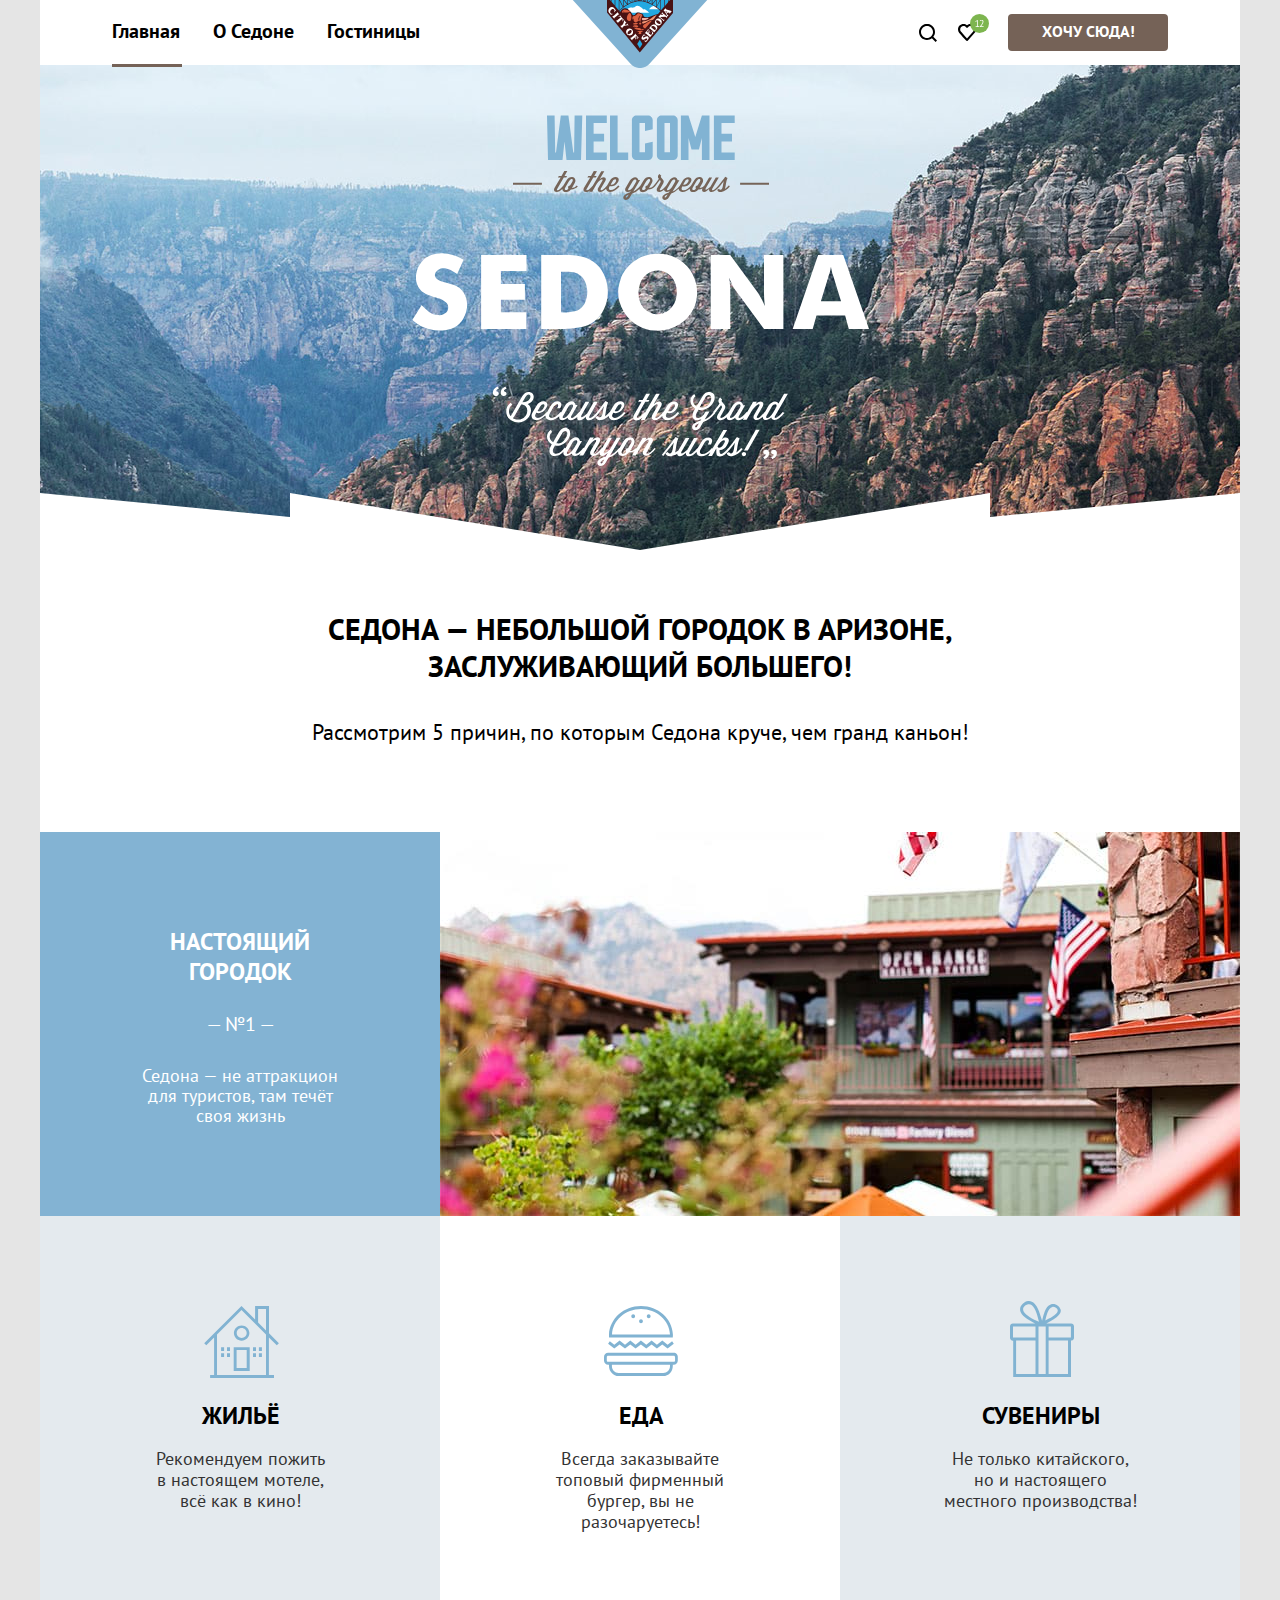
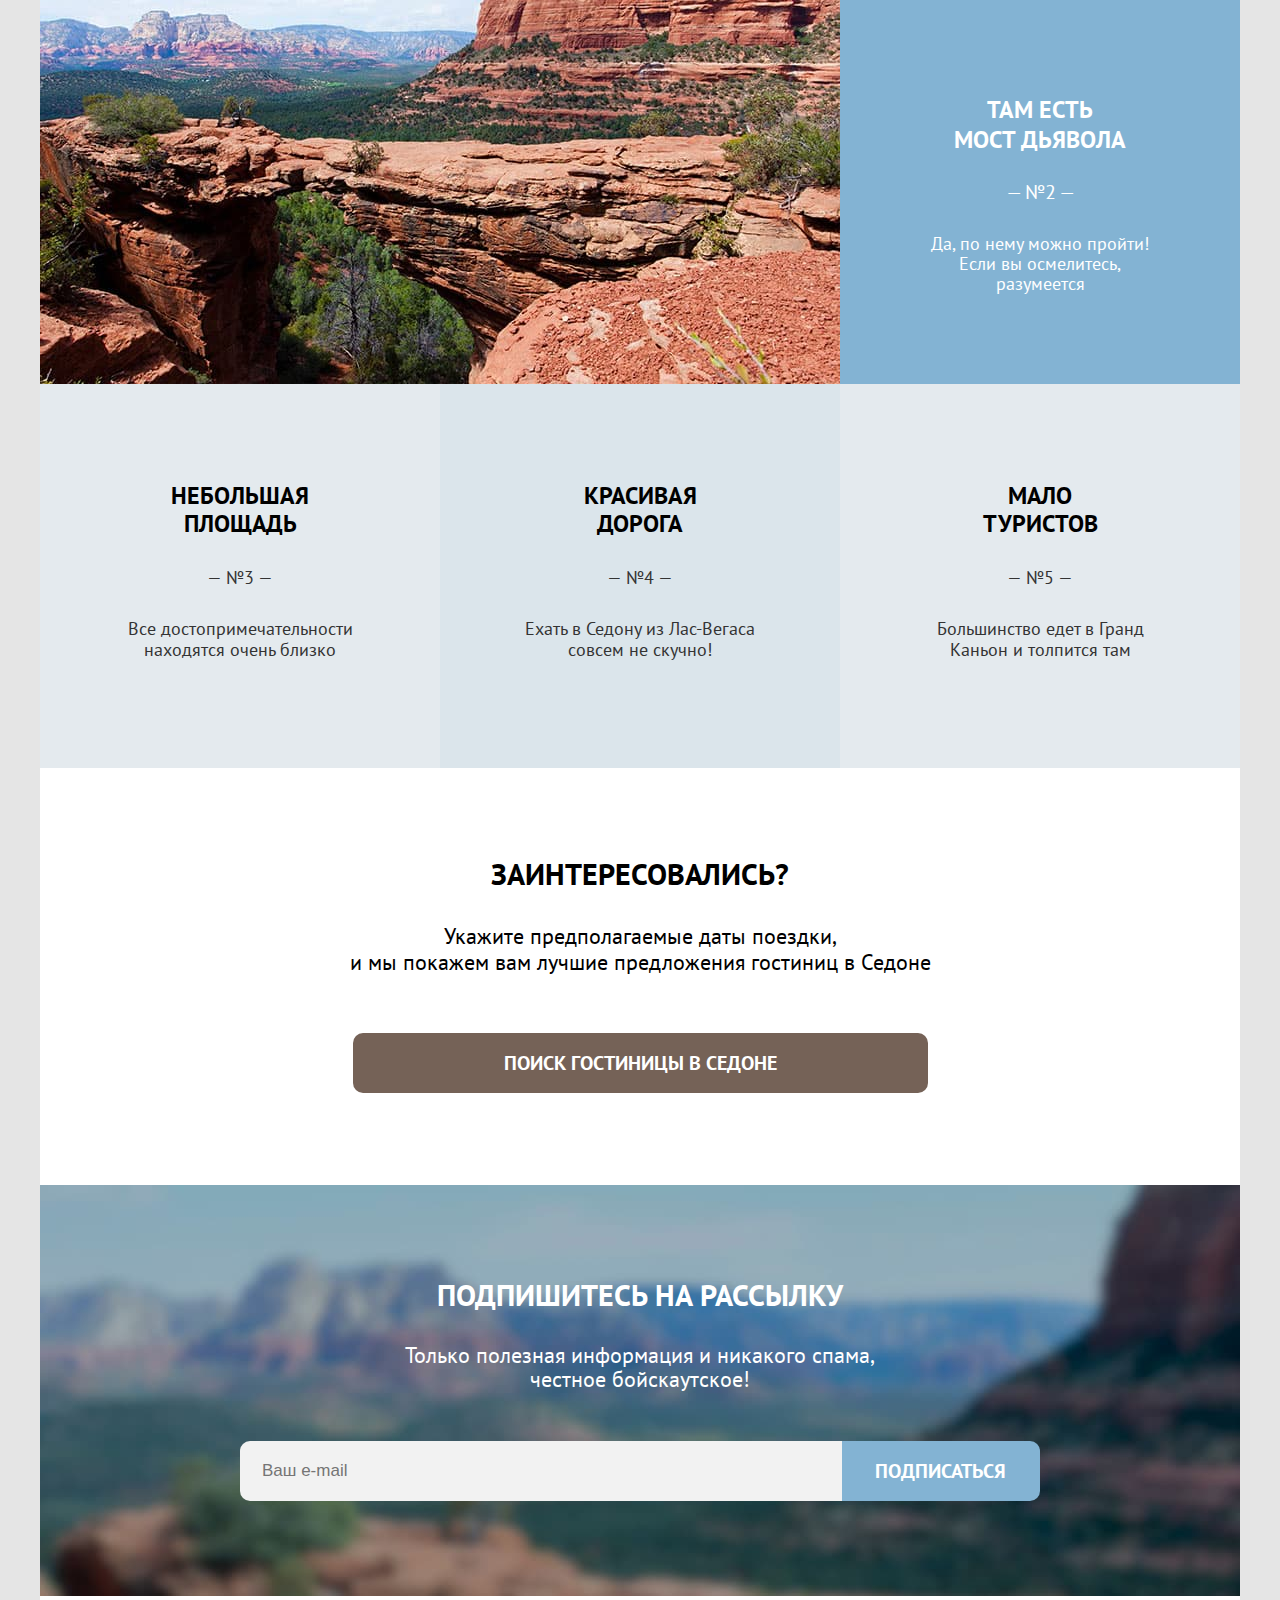
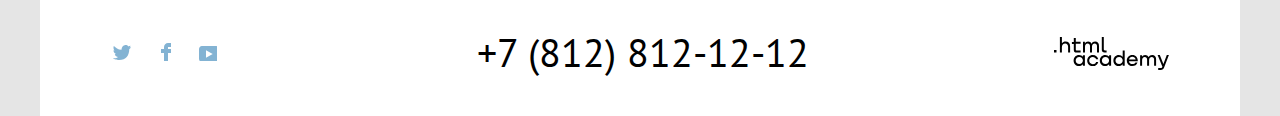
<file: index.html>
<!DOCTYPE html>
<html lang="ru">
  <head>
    <meta charset="utf-8">
    <title>HTML Academy: Седона</title>
    <link rel="stylesheet" href="styles/styles.css">
    <link rel="icon" type="image/png" sizes="32x32" href="favicon.ico">
  </head>
  <body>
    <header class="page-header">
      <div class="page-container">
        <nav class="navigation">
          <ul class="navigation-list">
            <li class="navigation-item">
              <a class="navigation-link current-link-index" name="nav-main" href="index.html">Главная</a>
            </li>
            <li class="navigation-item">
              <a class="navigation-link" name="nav-about-sedona" href="about-sedona.html">О Седоне</a>
            </li>
            <li class="navigation-item">
              <a class="navigation-link link-hotels" name="nav-hotels" href="catalog.html">Гостиницы</a>
            </li>
          </ul>

          <div class="navigation-item-logo">
            <a class="navigation-link-logo" name="nav-logo" href="index.html">
              <img class="navigation-logo" src="img/logo-sedona.svg" width="138" height="70" alt="Логотип.">
            </a>
          </div>

          <ul class="navigation-list navigation-user">
            <li class="navigation-item">
              <a class="navigation-link link-search" name="search" href="#">
                <svg width="18" height="18" fill="none" role="img" aria-label="Значек поиска." xmlns="http://www.w3.org/2000/svg">
                  <path class="svg-search" d="m18 16.5-3.7-3.7c1-1.3 1.7-3 1.7-4.9 0-4.4-3.6-8-8-8S0 3.6 0 8c0 4.4 3.6 8 8 8 1.8 0 3.5-.6 4.9-1.7l3.7 3.7 1.4-1.5ZM8 14c-3.3 0-6-2.7-6-6s2.7-6 6-6 6 2.7 6 6-2.7 6-6 6Z" fill="#000"/>
                </svg>
                <span class="visually-hidden">Поиск.</span>
              </a>
            </li>
            <li class="navigation-item navigation-item-like">
              <a class="navigation-link link-like" name="likes" href="#">
                <svg width="31" height="27" fill="none" role="img" aria-label="Значек сердечко." xmlns="http://www.w3.org/2000/svg">
                  <path class="svg-heart" d="M8.9 27c-.3 0-.6-.1-.8-.4-5.4-6.1-6.7-7.5-7-7.9-.7-.9-1.1-2.1-1.1-3.3 0-3 2.4-5.4 5.5-5.4 1.3 0 2.5.5 3.5 1.3 1-.8 2.3-1.3 3.5-1.3 3 0 5.5 2.4 5.5 5.4 0 1.3-.5 2.5-1.3 3.4l-7 7.9c-.2.2-.4.3-.8.3Zm-6-9.5c.3.4 3.5 4 6.1 6.9l6.2-7c.5-.5.7-1.2.7-2 0-1.8-1.5-3.3-3.3-3.3-1 0-2 .5-2.7 1.3-.3.3-.6.4-.9.4-.3 0-.6-.2-.8-.4-.7-.8-1.7-1.3-2.7-1.3-1.8 0-3.3 1.5-3.3 3.3-.1.9.3 1.6.7 2.1-.1 0-.1 0 0 0Z" fill="#000"/>
                  <path class="svg-heart-circle" d="M31 9.5a9.5 9.5 0 1 1-19 0 9.5 9.5 0 0 1 19 0Z" fill="#7DB54F"/>
                  <path class="svg-heart-opacity" d="M17.63 12.26h1.4V7.42l.1-.59-.4.47-1.1.79-.38-.51 2.2-1.7h.36v6.38h1.37V13h-3.55v-.74Zm7.83-4.67c0 .353-.067.717-.2 1.09a6.562 6.562 0 0 1-.51 1.11c-.207.373-.44.74-.7 1.1-.26.353-.52.69-.78 1.01l-.49.43v.04l.64-.11h2.18V13h-3.98v-.29c.147-.153.323-.343.53-.57a16.081 16.081 0 0 0 1.3-1.63c.22-.313.417-.63.59-.95.18-.32.323-.637.43-.95.107-.313.16-.61.16-.89 0-.327-.093-.597-.28-.81-.187-.22-.47-.33-.85-.33-.253 0-.5.053-.74.16-.24.1-.447.217-.62.35l-.33-.57c.233-.2.51-.357.83-.47.32-.113.663-.17 1.03-.17.287 0 .54.043.76.13.22.08.407.197.56.35.153.153.27.337.35.55.08.207.12.433.12.68Z" fill="#fff"/>
                </svg>
                <span class="visually-hidden">Лайки.</span>
              </a>
              <div class="popover">
                <a class="motel-image" name="desert-motel" href="#"><span class="visually-hidden">Мотель.</span></a>
                <button class="trash-bin-top" type="submit"><span class="visually-hidden">Кнопка удалить.</span></button>
                <a class="apartment-image" name="desert-motel" href="#"><span class="visually-hidden">Апартаменты.</span></a>
                <button class="trash-bin-bottom" type="submit"><span class="visually-hidden">Кнопка удалить.</span></button>
                <button class="button btn-favorites" type="submit"><span>все избранные</span></button>
              </div>
            </li>
            <li class="navigation-item">
              <a class="link-entrance" name="entrance" href="#"><span>Хочу сюда!</span></a>
            </li>
          </ul>
        </nav>
      </div>
    </header>

    <main class="main-container main-index">
      <div class="page-container">
        <section class="index-background-wrapper">
          <div class="index-background">
            <h1 class="visually-hidden">«Sedona».</h1>
            <div class="welcome-image"><span class="visually-hidden">Приветствие Седоны.</span></div>
            <div class="vector-image"><span class="visually-hidden">Нижний вектор декор.</span></div>
          </div>

          <div class="main-text">
            <h2 class="main-comment">Седона — небольшой городок в Аризоне, заслуживающий большего!</h2>
            <p>Рассмотрим 5 причин, по которым Седона круче, чем гранд каньон!</p>
          </div>
        </section>

        <section class="advantages">
          <h2 class="visually-hidden">Преимущества.</h2>
          <section class="advantage-first">
            <aside class="advantage-first-item">
              <h3 class="advantage-title">Настоящий городок</h3>
              <p class="advantage-number">&#8212; №1 &#8212;</p>
              <p class="advantage-description">Седона — не аттракцион для туристов, там течёт своя жизнь</p>
            </aside>
            <img src="img/photo-1.jpg" width="800" height="384" alt="Вид городка.">
          </section>

          <section class="advantage-second">
            <ul class="advantage-list">
              <li class="advantage-item advantage-second-house">
                <div class="icon-house"><span class="visually-hidden">Иконка жилья.</span></div>
                <h3>Жильё</h3>
                <p>Рекомендуем пожить в настоящем мотеле, всё как в кино!</p>
              </li>
              <li class="advantage-item advantage-food-background">
                <div class="icon-food"><span class="visually-hidden">Иконка еды.</span></div>
                <h3>Еда</h3>
                <p class="comment-food">Всегда заказывайте<br>топовый фирменный бургер, вы не разочаруетесь!</p>
              </li>
              <li class="advantage-item advantage-second-souvenir">
                <div class="icon-souvenir"><span class="visually-hidden">Иконка сувенир.</span></div>
                <h3>Сувениры</h3>
                <p>Не только китайского,<br>но и настоящего местного производства!</p>
              </li>
            </ul>
          </section>

          <section class="advantage-third">
            <aside class="advantage-third-item">
              <h3 class="advantage-title advantage-title-bridge">Там есть мост дьявола</h3>
              <p class="advantage-number">&#8212; №2 &#8212;</p>
              <p class="advantage-description">Да, по нему можно пройти! Если вы осмелитесь, разумеется</p>
            </aside>
            <img src="img/photo-2.jpg" width="800" height="384" alt="Вид природы.">
          </section>

          <section class="advantage-forth">
            <ul class="advantage-list">
              <li class="advantage-item advantage-forth-area">
                <h3>Небольшая площадь</h3>
                <p class="advantage-item-number">&#8212; №3 &#8212;</p>
                <p>Все достопримечательности находятся очень близко</p>
              </li>
              <li class="advantage-item advantage-forth-road">
                <h3>Красивая дорога</h3>
                <p class="advantage-item-number">&#8212; №4 &#8212;</p>
                <p class="advantage-item-road">Ехать в Седону из Лас-Вегаса совсем не скучно!</p>
              </li>
              <li class="advantage-item advantage-forth-tourists">
                <h3>Мало туристов</h3>
                <p class="advantage-item-number">&#8212; №5 &#8212;</p>
                <p>Большинство едет в Гранд Каньон и толпится там</p>
              </li>
            </ul>
          </section>
        </section>

        <section class="modal-search">
          <h2>Заинтересовались?</h2>
          <p>Укажите предполагаемые даты поездки,<br> и мы покажем вам лучшие предложения гостиниц в Седоне</p>
          <button id="myBtn" class="button button-modal btn" type="button" name="search-open"><span>Поиск гостиницы в Седоне</span></button>
        </section>

        <section class="subscription">
          <div class="subscription-item">
            <h3>Подпишитесь на рассылку</h3>
            <p>Только полезная информация и никакого спама, честное бойскаутское!</p>
            <form action="https://echo.htmlacademy.ru" class="page-subscription">
              <label for="subcription-email"></label>
              <input class="page-subscription-input" type="email" id="subcription-email" name="subscribe" placeholder="Ваш e-mail">
              <button class="button button-subscription" type="submit"><span>Подписаться</span></button>
            </form>
          </div>
          <img src="img/footer-background.jpg" width="1200" height="411" alt="Картинка «Sedona»">
        </section>
      </div>
    </main>

    <footer class="page-footer">
      <div class="page-container">
        <section class="footer-section">
          <ul class="page-footer-socials">
            <li>
              <a class="social-button-twitter social-btn" name="social-btn-tw" href="https://twitter.com/htmlacademy_ru">
                <svg width="18" height="15" fill="none" role="img" aria-label="Значок Твиттера." xmlns="http://www.w3.org/2000/svg">
                  <g clip-path="url(#a)">
                    <path class="social-button" d="M11.6.2c1.8-.5 3.2.3 3.8 1.2.7-.2 1.4-.5 2.1-.7 0 .9-.6 1.5-.9 1.8.7.1 1.4-.6 1.4-.6-.2 1-1.1 1.8-1.7 2C16.1 10.7 13 15.1 5.7 15h-.5c-.4 0-4.4-.5-5.2-1.9 2.4.2 4.1-.4 5-1.2-1-.3-2.9-.4-3.2-2.9.4.1.6.2 1.3.1C1.8 8.3.4 7.5.5 5.3c.3.3 1.1.5 1.4.5C1.1 5.6-.2 2.5.9.9c1.9 1.9 4 3.6 7.6 3.8C8.7 2.3 9.7.8 11.6.2Z" fill="#83B3D3"/>
                  </g><defs><clipPath id="a"><path fill="#fff" d="M0 0h18v15H0z"/></clipPath></defs>
                </svg>
                <span class="visually-hidden">twitter.</span>
              </a>
            </li>
            <li>
              <a class="social-button-facebook social-btn" name="social-btn-fb" href="https://www.facebook.com/htmlacademy">
                <svg width="10" height="18" fill="none" role="img" aria-label="Значок Фейсбука." xmlns="http://www.w3.org/2000/svg">
                  <path class="social-button" d="M7 0C4.8 0 3 1.8 3 4v2H0v4h3v8h4v-8h3V6H7V4h3V0H7Z" fill="#83B3D3"/>
                </svg>
                <span class="visually-hidden">facebook.</span>
              </a>
            </li>
            <li>
              <a class="social-button-youtube social-btn" name="social-btn-yt" href="https://www.youtube.com/c/HTMLAcademyRUS">
                <svg width="20" height="16" fill="none" role="img" aria-label="Значок Ютуба." xmlns="http://www.w3.org/2000/svg">
                  <g clip-path="url(#a)">
                    <path class="social-button" d="M17 0H2.9C1.2 0 0 1.5 0 3.2v9.5C0 14.5 1.2 16 2.9 16h14.3c1.5 0 2.9-1.5 2.9-3.2V3.2C19.9 1.5 18.7 0 17 0ZM7 11.8V4.2L13.7 8 7 11.8Z" fill="#83B3D3"/>
                  </g><defs><clipPath><path fill="#fff" d="M0 0h20v16H0z"/></clipPath></defs>
                </svg>
                <span class="visually-hidden">youtube.</span>
              </a>
            </li>
          </ul>
          <div>
            <a class="page-footer-telephone" name="page-telephone" href="tel:+7(812)-12-12">+7 (812) 812-12-12</a>
          </div>
          <div class="footer-copyright">
            <a class="copyright-link"  name="copyright" href="https://htmlacademy.ru/">
              <svg class="copyright-link-svg" width="115" height="34" fill="none" role="img" aria-label="Лейбл html-academy." xmlns="http://www.w3.org/2000/svg">
                <path class="copyright-link-path" d="M0 12.9v2.6h2.5v-2.6H0ZM11.6 4.5c-1.6 0-2.8.7-3.6 1.7h-.1V0h-2v15.5h2v-5.3c0-2.1 1.3-3.6 3.3-3.6 1.8 0 2.9 1.4 2.9 3.2v5.7h2V9.4c.1-3-1.8-4.9-4.5-4.9ZM26.6 4.8h-4.8V1.1h-2v3.8h-1.9v2h1.9v6c0 1.7 1 2.7 2.7 2.7h4.1v-2h-3.7c-.7 0-1.1-.4-1.1-1.1V6.8h4.8v-2ZM41.1 4.6c-1.6 0-2.9.8-3.5 2.1h-.1c-.6-1.2-1.8-2.1-3.4-2.1-1.4 0-2.5.8-3.1 1.8h-.1V4.8H29v10.6h2V10c0-2 1-3.5 2.6-3.5 1.5 0 2.4 1 2.4 2.6v6.3h2V9.8c0-2.4 1.4-3.3 2.6-3.3 1.5 0 2.4 1 2.4 2.6v6.3h2V8.9c.1-2.5-1.4-4.3-3.9-4.3ZM47.8 12.7c0 1.7 1 2.7 2.8 2.7h2v-2h-1.7c-.7 0-1.1-.4-1.1-1.1V0h-2v12.7ZM28.9 19.7c-.9-1.1-2.2-1.8-3.9-1.8-3.1 0-5.4 2.3-5.4 5.6s2.3 5.6 5.4 5.6c1.8 0 3-.8 3.8-1.9h.1v1.6h2V18.2h-2v1.5Zm-3.6 7.4c-2.2 0-3.6-1.6-3.6-3.6s1.4-3.6 3.6-3.6 3.6 1.6 3.6 3.6c0 1.9-1.4 3.6-3.6 3.6ZM44.2 22c-.5-2.4-2.6-4.1-5.4-4.1-3.4 0-5.6 2.5-5.6 5.6 0 3.1 2.2 5.6 5.6 5.6 2.8 0 4.9-1.8 5.4-4.2h-2.1c-.4 1.3-1.7 2.3-3.3 2.3-2.2 0-3.6-1.6-3.6-3.6s1.4-3.6 3.6-3.6c1.6 0 2.8 1 3.3 2.2h2.1V22ZM55.1 19.7c-.9-1.1-2.2-1.8-3.9-1.8-3.1 0-5.4 2.3-5.4 5.6s2.3 5.6 5.4 5.6c1.8 0 3-.8 3.8-1.9h.1v1.6h2V18.2h-2v1.5Zm-3.6 7.4c-2.2 0-3.6-1.6-3.6-3.6s1.4-3.6 3.6-3.6 3.6 1.6 3.6 3.6c0 1.9-1.5 3.6-3.6 3.6ZM68.7 19.8c-.9-1.1-2.2-1.9-3.9-1.9-3.1 0-5.4 2.3-5.4 5.6s2.2 5.6 5.4 5.6c1.7 0 3-.8 3.8-1.8h.1v1.5h2V13.4h-2v6.4Zm-3.6 7.3c-2.2 0-3.6-1.6-3.6-3.6s1.4-3.6 3.6-3.6 3.6 1.6 3.6 3.6c-.1 2-1.5 3.6-3.6 3.6ZM78.3 17.9c-3.3 0-5.5 2.5-5.5 5.6 0 3 2.1 5.6 5.5 5.6 2.5 0 4.5-1.3 5.2-3.6h-2.1c-.5 1-1.6 1.6-3 1.6-1.9 0-3.3-1.3-3.4-2.9h8.8c.2-3.6-2-6.3-5.5-6.3Zm0 1.9c1.7 0 3 1 3.3 2.6h-6.5c.3-1.5 1.5-2.6 3.2-2.6ZM98.2 17.9c-1.6 0-2.9.8-3.6 2h-.1c-.6-1.2-1.8-2-3.4-2-1.4 0-2.5.7-3.1 1.8v-1.5h-1.9v10.6h2v-5.4c0-2 1-3.4 2.6-3.5 1.5 0 2.4 1 2.4 2.6v6.3h2v-5.6c0-2.4 1.4-3.3 2.6-3.3 1.5 0 2.4 1 2.4 2.6v6.3h2v-6.5c.1-2.6-1.4-4.4-3.9-4.4ZM109.4 27l-3.6-8.9h-2.2l4.8 11.6c-.3.9-.7 1.2-1.7 1.2h-2.5v2h2.5c1.8 0 2.8-.8 3.5-2.6l4.7-12.2h-2.1l-3.4 8.9Z" fill="#000"/>
              </svg>
            </a>
          </div>
        </section>
      </div>
    </footer>

    <div id="myModal" class="modal-container">
      <div class="modal">
        <button class="modal-close-button">
          <svg width="53" height="53" fill="none" aria-label="Модульное окно." xmlns="http://www.w3.org/2000/svg">
            <circle cx="26.5" cy="26.5" r="26.5" fill="#F2F2F2"/>
            <path d="M33 21.2 31.8 20l-5.3 5.3-5.3-5.3-1.2 1.2 5.3 5.3-5.3 5.3 1.2 1.2 5.3-5.3 5.3 5.3 1.2-1.2-5.3-5.3 5.3-5.3Z" fill="#000"/>
          </svg>
          <span class="visually-hidden">Закрыть.</span>
        </button>
        <section class="modal-content">
          <h2 class="modal-title">поиск гостиницы в седоне</h2>
          <form class="auth-form" action="https://echo.htmlacademy.ru/" method="post">

            <p class="field-group">
              <label for="enter">Дата заезда:</label>
              <input class="form-field-first field" type="text" id="enter" name="enter" value="27 апреля 2020">
              <span>Мы не можем отправить вас в прошлое.</span>
            </p>

            <p class="field-group">
              <label for="exit">Дата выезда:</label>
              <input class="form-field-second field" type="text" id="exit" name="exit" value="1 сентября 2021">
              <span class="field-info-second">На эти даты есть свободные номера. Пока есть.</span>
            </p>

            <div class="field-pagination">
              <p class="field-pagination-adult adult-field">
                <label for="adult-quantity">Взрослые:</label>
                <input class="button-pagination button-prev" type="button" name="adult" value="&#x2212;">
                <input class="button-pagination count-adults" type="button" id="adult-quantity" name="adult" value="2">
                <input class="button-pagination button-next" type="button" name="adult" value="+">
              </p>

              <p class="field-pagination-children">
                <label for="children-quantity">Дети:</label>
                <input class="button-pagination button-prev" type="button" name="children" value="&#x2212;">
                <input class="button-pagination count-children" type="button" id="children-quantity" name="children" value="1">
                <input class="button-pagination button-next" type="button" name="children" value="+">
              </p>
            </div>
          </form>
        </section>
      </div>
    </div>
    <script src="js/script.js"></script>
  </body>
</html>
</file>
<file: styles/styles.css>
@font-face {
  font-family: "PT Sans";
  font-style: normal;
  font-weight: 400;
  src: url("../fonts/ptsans-400.woff") format("woff");
  font-display: swap;
}

@font-face {
  font-family: "PT Sans";
  font-style: normal;
  font-weight: 700;
  src: url("../fonts/ptsans-700.woff") format("woff");
  font-display: swap;
}

@font-face {
  font-family: "PT Sans";
  font-style: normal;
  font-weight: 400;
  src: url("../fonts/ptsans-400.woff2") format("woff2");
}

@font-face {
  font-family: "PT Sans";
  font-style: normal;
  font-weight: 700;
  src: url("../fonts/ptsans-700.woff2") format("woff2");
  font-display: swap;
}

/* PT Sans Narrow */
@font-face {
  font-family: "PT Sans Narrow";
  font-style: normal;
  font-weight: 400;
  src: url("../fonts/PTSansNarrow-400.woff") format("woff");
  font-display: swap;
}

@font-face {
  font-family: "PT Sans Narrow";
  font-style: normal;
  font-weight: 700;
  src: url("../fonts/PTSansNarrow-700.woff") format("woff");
  font-display: swap;
}

html {
  height: 100%;
  box-sizing: border-box;
}

body {
  display: flex;
  flex-direction: column;
  margin: 0 auto;
  min-height: 100%;
  font-family: "PT Sans", sans-serif;
  font-size: 16px;
  line-height: 24px;
  color: #000000;
  background-color: #f2f2f2;
}

.button {
  font-family: inherit;
  font-size: 16px;
  line-height: 16px;
  font-weight: 700;
  text-align: center;
  color: #ffffff;
  text-decoration: none;
  text-transform: uppercase;
}

.page-container {
  width: 1200px;
  margin: 0 auto;
  background-color: #F2F2F2;
}

.visually-hidden {
  display: none;
  position: absolute;
  width: 1px;
  height: 1px;
  margin: -1px;
  padding: 0;
  border: 0;
  clip: rect(0 0 0 0);
  overflow: hidden;
}

/*header*/

.page-header {
  width: 1280px;
  margin-left: 40px;
  margin-right: 40px;
  margin: 0 auto;
  background-color: #E5E5E5;
}

.navigation {
  display: flex;
  justify-content: space-around;
  align-items: center;
  position: relative;
  width: 1200px;
  height: 65px;
  margin: 0 auto;
  padding: 0;
  background-color: #ffffff;
}

.navigation-list {
  display: flex;
  justify-content: space-between;
  align-items: center;
  width: 315px;
  margin: 0;
  padding: 0;
  list-style-type: none;
}

.navigation-item {
  margin: 0;
  padding: 0;
}

.navigation-link {
  display: flex;
  height: 30px;
  margin: 0;
  padding: 0;
  font-family: "PT Sans", sans-serif;
  font-size: 20px;
  font-weight: 700;
  line-height: 27px;
  color: #000000;
  background-color: #ffffff;
  text-decoration: none;
  text-transform: capitalize;
}

.navigation-list .navigation-link:hover {
  color: #756257;
}

.navigation-list .navigation-link:focus {
  color: #756257;
  outline: 3px solid #83B3D3;
  border-radius: 10px;
}

.navigation-list .navigation-link:active {
  color: #756257;
  opacity: 30%;
  outline: none;
}

.current-link-index::after {
  content: "";
  display: block;
  position: absolute;
  top: 64px;
  left: 72px;
  width: 70px;
  height: 3px;
  background-color: #756257;
  background-image: url("../img/indicator-line.png");
  background-repeat: no-repeat;
  z-index: 1;
}

.current-link-index:active::after {
  opacity: 0;
}

.link-hotels {
  position: relative;
  margin-right: 7px;
}

.navigation-item-logo {
  z-index: 1;
}

.navigation-link-logo {
  display: flex;
  align-items: center;
}

.navigation-list.navigation-user {
  display: flex;
  width: 315px;
  height: 40px;
  margin: 0;
  padding: 0;
  box-sizing: border-box;
  position: relative;
}

.link-search {
  position: absolute;
  top: 1px;
  left: 55px;
  width: 37px;
  height: 35px;
}

.link-search svg {
  position: absolute;
  top: 10px;
  left: 11px;
}

.link-like {
  position: absolute;
  top: 1px;
  left: 97px;
  width: 37px;
  height: 35px;
}

.link-like svg {
  position: absolute;
  top: 0px;
  left: 8px;
  z-index: 1;
}

.link-search:hover .svg-search,
.link-like:hover .svg-heart,
.link-search:focus .svg-search,
.link-like:focus .svg-heart {
  fill: #756257;
}

.link-like:hover .svg-heart-opacity {
  opacity: 80%;
}

.navigation-user .link-search:focus,
.navigation-user .link-like:focus {
  outline: 3px solid #83B3D3;
  border-radius: 10px;
}

.navigation-user .link-search:active,
.navigation-user .link-like:active {
  opacity: 30%;
  outline: none;
}

.popover::before {
  content: "";
  position: absolute;
  top: -9px;
  left: 99px;
  width: 200px;
  height: 9px;
  background-image: url("../img/pyramid.png");
  background-repeat: no-repeat;
  background-position: 50% 50%;
}

.navigation-item-like .popover {
  display: none;
  position: absolute;
  top: 50px;
  right: 0px;
  width: 400px;
  height: 235px;
  background-color: #ffffff;
  outline: 1px solid #E5E5E5;
  border-top-left-radius: 20px;
  border-top-right-radius: 20px;
  z-index: 1;
}

.navigation-item-like:hover .popover {
  display: block;
}

.motel-image {
  display: flex;
  justify-content: space-around;
  position: absolute;
  top: 40px;
  left: 30px;
  width: 195px;
  height: 60px;
  background-image: url("../img/motel-1.png");
  background-repeat: no-repeat;
  background-position: 0 50%;
}

.apartment-image {
  display: flex;
  justify-content: space-around;
  position: absolute;
  top: 110px;
  left: 30px;
  width: 225px;
  height: 60px;
  background-image: url("../img/apartment-2.png");
  background-repeat: no-repeat;
  background-position: 0 50%;
}

.motel-image:hover,
.apartment-image:hover {
  opacity: 60%;
}

.motel-image:focus,
.apartment-image:focus {
  opacity: 1;
  border-radius: 10px;
  outline: 3px solid #83B3D3;
}

.motel-image:active,
.apartment-image:active {
  opacity: 30%;
  outline: none;
}

.trash-bin-top {
  position: absolute;
  top: 50px;
  right: 30px;
  width: 16px;
  height: 16px;
  border: none;
  box-sizing: border-box;
  background-image: url("../img/trash-bin-top.png");
  background-repeat: no-repeat;
  background-position: 50% 50%;
  background-color: #FFFFFF;
  opacity: 80%;
}

.trash-bin-bottom {
  display: block;
  position: absolute;
  top: 120px;
  right: 30px;
  width: 16px;
  height: 16px;
  border: none;
  box-sizing: border-box;
  background-image: url("../img/trash-bin-bottom.png");
  background-repeat: no-repeat;;
  background-position: 50% 50%;
  background-color: #FFFFFF;
  opacity: 80%;
}

.trash-bin-top:hover,
.trash-bin-bottom:hover {
  opacity: 1;
}

.trash-bin-top:focus,
.trash-bin-bottom:focus {
  display: block;
  opacity: 1;
  border-radius: 10px;
  outline: 3px solid #83B3D3;
  width: 36px;
  height: 36px;
}

.trash-bin-top:active,
.trash-bin-bottom:active {
  opacity: 30%;
  outline: none;
}

.btn-favorites {
  position: absolute;
  top: 181px;
  left: 0px;
  width: 400px;
  height: 60px;
  box-sizing: border-box;
  color: #ffffff;
  font-family: "PT Sans", sans-serif;
  font-style: normal;
  font-size: 16px;
  font-weight: 700;
  background-color: #756257;
  border: none;
  border-bottom-left-radius: 10px;
  border-bottom-right-radius: 10px;
}

.btn-favorites:hover {
  background-color: #615048;
}

.btn-favorites:focus {
  outline: 3px solid #83B3D3;
  border-bottom-left-radius: 10px;
  border-bottom-right-radius: 10px;
}

.btn-favorites:active {
  outline: none;
}

.btn-favorites span:active {
  opacity: 30%;
}

.link-entrance {
  display: block;
  width: 160px;
  height: 37px;
  font-size: 16px;
  font-weight: 700;
  color: #ffffff;
  background-color: #756257;
  line-height: 35px;
  text-align: center;
  text-transform: uppercase;
  text-decoration: none;
  border: none;
  border-radius: 4px;
}

.link-entrance:hover {
  background-color: #615048;
}

.link-entrance:focus {
  outline: 3px solid #83B3D3;
  border-radius: 10px;
}

.link-entrance:active {
  outline: none;
}

.link-entrance span:active {
  opacity: 30%;
}

/*main-index*/

.main-index {
  width: 1280px;
  margin-left: 40px;
  margin-right: 40px;
  margin: 0 auto;
  background-color: #E5E5E5;
}

.main-container {
  flex-grow: 1;
}

.index-background-wrapper{
  width: 1200px;
  height: 767px;
  background-color: #ffffff;
}

.index-background {
  display: block;
  width: 1200px;
  height: 485px;
  position: relative;
  background-image: url("../img/index-background.png");
  z-index: 0;
}

.welcome-image {
  position: absolute;
  top: 50px;
  left: 372px;
  width: 458px;
  height: 352px;
  background-image: url("../img/welcome.svg");
  background-repeat: no-repeat;
  background-position: 50% 50%;
  background-size: 458px;
  text-align: center;
}

.vector-image {
  display: block;
  position: absolute;
  top: 428px;
  width: 1200px;
  min-height: 57px;
  margin: 0 auto;
  background-image: url("../img/divider.svg");
  background-repeat: no-repeat;
}

.main-text {
  width: 1200px;
  height: 182px;
  text-align: center;
  background-color: #ffffff;
}

.main-comment {
  width: 720px;
  height: 70px;
  margin: 0 auto;
  margin-top: 60px;
  font-family: "PT Sans", sans-serif;
  font-style: normal;
  font-size: 30px;
  font-weight: 700;
  line-height: 37px;
  text-transform: uppercase;
}

.main-text p {
  width: 720px;
  height: 37px;
  margin: 0 auto;
  margin-top: 40px;
  font-family: "PT Sans", sans-serif;
  font-style: normal;
  font-size: 22px;
  font-weight: 400;
}

.advantage-first {
  display: flex;
  justify-content: center;
}

.advantage-first-item,
.advantage-third-item {
  width: 400px;
  height: 384px;
  text-align: center;
  background-color: #83B3D3;
}

.advantage-title {
  display: block;
  width: 200px;
  margin: 0 auto;
  margin-top: 95px;
  color: #ffffff;
  font-family: "PT Sans", sans-serif;
  font-style: normal;
  font-size: 24px;
  font-weight: 700;
  line-height: 30px;
  text-transform: uppercase;
}

.advantage-number {
  margin-top: 25px;
  color: #ffffff;
  font-family: "PT Sans", sans-serif;
  font-style: normal;
  font-size: 20px;
  font-weight: 400;
}

.advantage-description {
  width: 220px;
  margin: 0 auto;
  margin-top: 30px;
  color: #ffffff;
  font-size: 18px;
  line-height: 20px;
}

.advantage-list {
  display: flex;
  justify-content: space-between;
  margin: 0;
  padding: 0;
  list-style: none;
}

.advantage-item {
  width: 400px;
  height: 384px;
  text-align: center;
  position: relative;
}

.icon-house {
  position: absolute;
  top: 90px;
  left: 164px;
  width: 75px;
  height: 72px;
  background-image: url("../img/icon-1.svg");
  background-repeat: no-repeat;
  background-position: 50% 50%;
}

.icon-food {
  position: absolute;
  top: 90px;
  left: 164px;
  width: 74px;
  height: 70px;
  background-image: url("../img/icon-2.svg");
  background-repeat: no-repeat;
  background-position: 50% 50%;
}

.icon-souvenir {
  position: absolute;
  top: 85px;
  left: 170px;
  width: 64px;
  height: 76px;
  background-image: url("../img/icon-3.svg");
  background-repeat: no-repeat;
  background-position: 50% 50%;
}

.advantage-second-house,
.advantage-second-souvenir {
  background-color: rgba(131, 179, 211, 0.12);
}

.advantage-food-background {
  background-color: #ffffff;
}

.advantage-item h3 {
  font-size: 24px;
  text-transform: uppercase;
  margin-top: 188px;
  margin-bottom: 20px;
  margin-left: 2px;
}

.advantage-item p {
  width: 180px;
  height: 73px;
  margin: 0 auto;
  margin-bottom: 20px;
  color: #333333;
  font-family: "PT Sans", sans-serif;
  font-style: normal;
  font-size: 18px;
  font-weight: 400;
  line-height: 21px;
}

.advantage-second-house p {
  line-height: 21px;
}
.advantage-food-background p {
  width: 227px;
}

.advantage-second-souvenir p {
  width: 210px;
}

.advantage-third {
  display: flex;
  flex-direction: row-reverse;
  justify-content: center;
}

.advantage-title-bridge {
  width: 172px;
}

.advantage-forth-area,
.advantage-forth-tourists {
  display: flex;
  flex-direction: column;
  align-items: center;
  background-color: rgba(131, 179, 211, 0.12);
}

.advantage-forth-area h3,
.advantage-forth-road h3,
.advantage-forth-tourists h3 {
  width: 170px;
  height: 50px;
  line-height: 28px;
  margin: 98px 0 35px 0;
}

.advantage-item .advantage-item-number {
  width: 100px;
  height: 30px;
  margin-bottom: 21px;
}

.advantage-forth-area p,
.advantage-forth-tourists p {
  display: block;
  width: 250px;
  height: 40px;
  font-size: 18px;
}

.advantage-forth-road {
  display: flex;
  flex-direction: column;
  align-items: center;
  background-color: rgba(131, 179, 211, 0.2);
}

.advantage-forth-road .advantage-item-road {
  width: 250px;
  height: 73px;
}

.modal-search {
  display: flex;
  flex-direction: column;
  align-items: center;
  width: 1200px;
  height: 417px;
  text-align: center;
  background-color: #ffffff;
}

.modal-search h2 {
  width: 720px;
  height: 30px;
  margin: 94px 0 9px 0;
  font-family: "PT Sans", sans-serif;
  font-style: normal;
  font-size: 30px;
  font-weight: 700;
  text-transform: uppercase;
}

.modal-search p {
  width: 600px;
  height: 60px;
  margin-bottom: 50px;
  font-family: "PT Sans", sans-serif;
  font-style: normal;
  font-size: 22px;
  font-weight: 400;
  line-height: 26px;
}

.button-modal {
  display: block;
  width: 575px;
  height: 60px;
  color: #ffffff;
  font-family: "PT Sans", sans-serif;
  font-style: normal;
  font-size: 20px;
  font-weight: 700;
  background-color: #756257;
  border: none;
  border-radius: 10px;
}

.button-modal:hover {
  background-color: #615048;
}

.button-modal:focus {
  outline: 3px solid #83B3D3;
  border-radius: 10px;
}

.button-modal:active {
  outline: none;
}

.button-modal span:active {
  opacity: 30%;
}

.subscription {
  display: block;
  width: 1200px;
  height: 411px;
  position: relative;
}

.subscription-item {
  display: flex;
  flex-direction: column;
  justify-content: space-between;
  width: 800px;
  position: absolute;
  left: 200px;
  text-align: center;
  margin-top: 98px;
}

.subscription-item h3 {
  width: 700px;
  height: 30px;
  margin: 0 auto 30px auto;
  color: #ffffff;
  font-size: 30px;
  font-family: "PT Sans", sans-serif;
  font-style: normal;
  font-size: 30px;
  font-weight: 700;
  text-transform: uppercase;
}

.subscription-item p {
  width: 520px;
  height: 50px;
  color: #ffffff;
  margin: 0 auto 48px auto;
  font-size: 22px;

}

.page-subscription {
  display: flex;
}

.page-subscription-input {
  width: 600px;
  height: 58px;
  background-color: #F2F2F2;
  border: none;
  border-radius: 10px 0 0 10px;
}

.page-subscription-input:hover {
  background-color: #E5E5E5;
}

.page-subscription-input:focus {
  outline: 3px solid #83B3D3;
}

.page-subscription-input:active {
  outline: 2px solid #000000;
  z-index: 1;
}

.page-subscription-input:invalid {
  outline: 2px solid #FF5757;
}

.page-subscription-input::placeholder {
  padding-left: 20px;
  font-size: 17px;
}

.button-subscription {
  width: 199px;
  height: 60px;
  font-family: "PT Sans", sans-serif;
  font-style: normal;
  font-size: 20px;
  font-weight: 700;
  text-transform: uppercase;
  background-color: #83B3D3;
  border: none;
  border-radius: 0 10px 10px 0;
}

.button-subscription:hover {
  background-color: #68A2CA;
}

.button-subscription:focus {
  outline: 3px solid #756257;
}

.button-subscription:active {
  outline: none;
}

.button-subscription span:active {
  opacity: 30%;
}

/*footer*/

.page-footer {
  width: 1280px;
  margin-left: 40px;
  margin-right: 40px;
  margin: 0 auto;
  background-color: #E5E5E5;
}

.footer-section {
  display: flex;
  justify-content: space-between;
  align-items: center;
  width: 1200px;
  height: 120px;
  margin: 0;
  padding: 0;
  background-color: #ffffff;
}

.page-footer-socials {
  display: flex;
  justify-content: space-between;
  width: 120px;
  height: 38px;
  margin: 0;
  padding: 0;
  margin-left: 67px;
  list-style-type: none;
}

.social-button-twitter,
.social-button-facebook {
  display: block;
}

.social-button-youtube {
  display: block;
  margin: 2px 3px 0 0;
}

.social-button:hover {
  fill: #68A2CA;
}

.social-btn {
  display: flex;
  justify-content: center;
  align-items: center;
  width: 30px;
  height: 30px;
}

.social-btn:focus {
  outline: 3px solid #83B3D3;
  border-radius: 10px;
}

.social-btn:active {
  opacity: 30%;
  outline: none;
}

.page-footer-telephone {
  display: block;
  width: 350px;
  height: 50px;
  margin-left: 20px;
  padding: 18px 0 0 22px;
  font-size: 40px;
  color: #000000;
  text-decoration: none;
}

.page-footer-telephone:hover {
  color: #756257;
}

.page-footer-telephone:focus {
  outline: 3px solid #83B3D3;
  border-radius: 10px;
  color: #756257;
}

.page-footer-telephone:active {
  opacity: 30%;
  outline: none;
}

.footer-copyright {
  margin-right: 56px;
}

.copyright-link {
  display: block;
  width: 130px;
  height: 48px;
  padding: 10px 0 0 20px;
}

.copyright-link:hover .copyright-link-path {
  fill: #756257;
}

.copyright-link:focus {
  fill: #756257;
  outline: 3px solid #83B3D3;
  border-radius: 10px;
}

.copyright-link:active {
  opacity: 30%;
  outline: none;
}

.modal-container {
  display: none;
  position: fixed;
  top: 0px;
  left: 330px;
  margin: 0 auto ;
  background-color: #ffffff;
  border: none;
  border-radius: 30px;
  z-index: 1;
  overflow: auto;
}

.modal {
  width: 715px;
  height: 561px;
  position: relative;
  margin: auto;
}

.modal-close-button {
  position: absolute;
  padding: 0;
  top: -5px;
  right: 74px;
  width: 53px;
  height: 53px;
  border: none;
  background-image: url("..img/close.png");
  background-repeat: no-repeat;
  background-position: center;
  border-radius: 50%;
  cursor: pointer;
}

.modal-close-button:hover {
  background-color: #E5E5E5;
}

.modal-close-button:focus {
  background-color: #E5E5E5;
  outline: 3px solid #83B3D3;
}

.modal-close-button:active {
  background-color: #E5E5E5;
  outline: none;
  opacity: 70%;
}

.modal-content {
  width: 575px;
  margin: 62px 0 0 68px;
}

.modal-title {
  width: 499px;
  height: 67px;
  margin: 0 0 32px 0;
  font-family: "PT Sans Narrow", sans-serif;
  font-style: normal;
  font-size: 30px;
  line-height: 35px;
  font-weight: 700;
  color: #000000;
  text-transform: uppercase;
}

.field-group label,
.field-pagination-adult label,
.field-pagination-children label {
  width: 155px;
  height: 50px;
  font-family: "PT Sans", sans-serif;
  font-style: normal;
  font-size: 18px;
  font-weight: 700;
}

.field {
  display: inline;
  width: 420px;
  height: 50px;
  padding-left: 15px;
  font-family: "PT Sans", sans-serif;
  font-style: normal;
  font-size: 18px;
  font-weight: 700;
  color: #000000;
  background-color: #F2F2F2;
  border: none;
  border-radius: 4px;
}

.field:hover {
  background-color: #E5E5E5;
}

.field:focus {
  outline: 3px solid #83B3D3;
}

.field:active {
  outline: 2px solid #000000;
}

.form-field-first {
  margin: 0 0 0 30px;
}

.field-group::before {
  content: "";
  position: absolute;
  top: 120px;
  right: 95px;
  width: 15px;
  height: 15px;
  border: none;
  background-image: url("../img/date.png");
  background-repeat: no-repeat;
  background-position: center;
  cursor: pointer;
}

.field-group::after {
  content: "";
  position: absolute;
  top: 215px;
  right: 95px;
  width: 15px;
  height: 15px;
  border: none;
  background-image: url("../img/date.png");
  background-repeat: no-repeat;
  background-position: center;
  cursor: pointer;
}

.form-field-second {
  margin: 0 0 0 25px;
}

.field-group span {
  display: inline-block;
  width: 420px;
  height: 29px;
  margin: 0 0 0 134px;
  color: #FF5757;
  font-family: "PT Sans", sans-serif;
  font-style: normal;
  font-size: 16px;
  font-weight: 400;
}

.field-group .field-info-second  {
  color: #333333;
}

.field-pagination {
  display: flex;
  justify-content: space-between;
  align-content: center;
  margin-bottom: 40px;
}

.field-pagination-adult,
.field-pagination-children {
  display: flex;
  justify-content: space-between;
  align-content: center;
  width: 267px;
  height: 50px;
}

.field-pagination-adult label,
.field-pagination-children label {
  display: block;
  margin-top: 12px;
}

.field-pagination-children {
  width: 230px;
  height: 50px;
  position: relative;
  margin-right: 5px;
}

.field-pagination-children:hover::before  {
  content: "";
  position: absolute;
  top: 20px;
  right: 35px;
  width: 256px;
  height: 152px;
  padding-top: 50px;
  border: none;
  border-radius: 10px;
  background-image: url("../img/tooltip.png");
  background-repeat: no-repeat;
  background-position: center;
  box-shadow: 0px 15px 30% 0;
}

.field-pagination-children label::before {
  content: "";
  position: absolute;
  top: 19px;
  right: 162px;
  width: 1px;
  height: 9px;
  border: none;
  background-image: url("../img/info-i.png");
  background-repeat: no-repeat;
  background-position: center;
  cursor: pointer;
  z-index: 1;
}

.field-pagination-children label::after {
  content: "";
  position: absolute;
  right: 150px;
  width: 25px;
  height: 25px;
  border: none;
  background-image: url("../img/ellipse-i.png");
  background-repeat: no-repeat;
  background-position: center;
  cursor: pointer;
}

.button-pagination {
  display: block;
  width: 50px;
  height: 50px;
  border: none;
}

.button-prev {
  font-size: 20px;
  border-top-left-radius: 4px;
  border-bottom-left-radius: 4px;
}

.count-adults,
.count-children {
  font-size: 15px;
  font-weight: 700;
}

.button-next {
  font-size: 20px;
  border-top-right-radius: 4px;
  border-bottom-right-radius: 4px;
}

.button-search {
  width: 575px;
  height: 60px;
  background-color: #83B3D3;
  border: none;
  border-radius: 10px;
}

.button-search:hover {
  background-color: #68A2CA;
}

.button-search:focus {
  background-color: #68A2CA;
  outline: 3px solid #756257;
}

.button-search:active {
  outline: none;
}

.button-search span:active {
  opacity: 30%;
}

/*page-calalog*/

.current-link-catalog::after {
  content: "";
  display: block;
  position: absolute;
  top: 45px;
  width: 95px;
  height: 3px;
  background-color: #756257;
  background-image: url("../img/indicator-line.png");
  background-repeat: no-repeat;
  z-index: 1;
}

.main-catalog {
  width: 1280px;
  margin-left: 40px;
  margin-right: 40px;
  margin: 0 auto;
  background-color: #E5E5E5;
}

.filters {
  display: block;
  width: 1200px;
  height: 408px;
  background-image: url("../img/catalog/catalog-background.png");
}

.filters-form-wrapper {
  width: 1200px;
  position: absolute;
  top: 60px;
  color: #ffffff;
}

.filters-form-wrapper h1 {
  margin: 65px 0 0 72px;
  position: relative;
  font-family: "PT Sans", sans-serif;
  font-style: normal;
  font-size: 60px;
  font-weight: 700;
}

.icon-house-svg {
  position: absolute;
  top: 110px;
  left: 69px;
  color: #ffffff;
}

.icon-house-svg a {
  display: block;
  width: 25px;
  height: 25px;
  text-align: center;
}

.icon-house-svg a:hover {
  opacity: 60%;
}

.icon-house-svg a:focus {
  outline: 3px solid #83B3D3;
  border-radius: 4px;
  z-index: 1;
}

.icon-house-svg a:active {
  opacity: 30%;
  outline: none;
}

.icon-bird {
  position: absolute;
  top: 120px;
  left: 95px;
  width: 5px;
  height: 5px;
  background-color: transparent;
  transform: rotate(45deg);
  border: 1px solid #ffffff;
  border-left: none;
  border-bottom: none;
}

.icon-bird:hover {
  opacity: 0;
}

.icon-bird:focus {
  border-color: transparent;
  background-color: transparent;
  opacity: 0;
}

.icon-bird:active {
  opacity: 0;
}

.filters {
  display: block;
  width: 1200px;
  margin: 0;
}

.filters-form-wrapper p {
  width: 80px;
  height: 21px;
  margin: 21px 0 29px 108px;
  text-align: center;
}

.hotels-sorting-link {
  display: block;
  color: #FFFFFF;
  text-decoration: none;
}

.hotels-sorting-link:hover {
  opacity: 60%;
}

.hotels-sorting-link:focus {
  outline: 3px solid #83B3D3;
  border-radius: 4px;
}

.hotels-sorting-link:active {
  opacity: 30%;
  outline: none;
}

.filters-form {
  display: flex;
  height: 200px;
}

.filters-form-first {
  display: flex;
  justify-content: space-between;
}

.filters-infrastructure {
  width: 282px;
}

.filters-infrastructure h3 {
  margin-left: 15px;
  text-align: center;
  font-family: "PT Sans", sans-serif;
  font-style: normal;
  font-size: 20px;
  font-weight: 700;
}

.filters-list {
  width: 100px;
  margin: 30px auto 0 auto;
  list-style-type: none;
}

.filters-item {
  margin-bottom: 12px;
  font-size: 18px;
  position: relative;
}

.filters-input {
  display: none;
}

.filters-item label {
  display: block;
  cursor: pointer;
  color: #ffffff;
  font-weight: normal;
}

.filters-input-checkbox + label::before {
  content: "";
  position: absolute;
  top: 1px;
  left: -37px;
  width: 15px;
  height: 15px;
  background-image: url("../img/catalog/checkbox-off.svg");
  background-position: 50% 50%;
  background-repeat: no-repeat;
  border: 2px solid white;
  border-radius: 15%;
  z-index: 0;
}

.filters-input-checkbox:checked + label::after {
  content: "";
  display: block;
  position: absolute;
  top: 4px;
  left: -32px;
  width: 6px;
  height: 9px;
  border: 2px solid #3F5E72;
  border-top: none;
  border-left: none;
  border-radius: 2px;
  transform: rotate(41deg);
  color: #3F5E72;
  background-image:  url("..img/catalog/checkbox-on.svg");
  background-repeat: no-repeat;
  background-position: 50% 50%;
  background-size: 0px;
  z-index: 1;
}

.filters-input-checkbox:hover + label::before,
.filters-input-checkbox:checked:hover + label::after {
  opacity: 60%;
}

.filters-input-checkbox:focus + label::before {
  outline: 3px solid #83B3D3;
}

.filters-input-checkbox:active + label::before,
.filters-input-checkbox:checked:active + label::after {
  opacity: 30%;
  outline: none;
}

.filters-housing {
  width: 156px;
}

.filters-housing h3 {
  margin-left: 7px;
  font-family: "PT Sans", sans-serif;
  font-style: normal;
  font-size: 20px;
  font-weight: 700;
}

.filters-input-radio + label::before {
  content: "";
  position: absolute;
  top: 2px;
  left: -40px;
  width: 20px;
  height: 20px;
  background-color: #FFFFFF;
  background-image: url("../img/catalog/radio-off.svg");
  background-repeat: no-repeat;
  background-position: 50% 50%;
  border-radius: 50%;
  z-index: 0;
}

.filters-input-radio:checked + label::after {
  content: "";
  display: block;
  position: absolute;
  width: 10px;
  height: 10px;
  top: 7px;
  left: -35px;
  background-image: url("../img/catalog/radio-on.svg");
  background-repeat: no-repeat;
  background-position: 50% 50%;
  border-radius: 50%;
  z-index: 1;
}

.filters-input-radio:hover + label::before,
.filters-input-radio:checked:hover + label::after {
  opacity: 60%;
}

.filters-input-radio:focus + label::before {
  outline: 3px solid #83B3D3;
}

.filters-input-radio:active + label::before,
.filters-input-radio:checked:active + label::after {
  opacity: 30%;
  outline: none;
}

.filter-form-second {
  display: flex;
  margin-top: 20px;
  margin-left: 148px;
}

.filters-by-price {
  width: 300px;
  border: none;
}

.filters-by-price legend {
  font-family: "PT Sans", sans-serif;
  font-style: normal;
  font-size: 20px;
  font-weight: 700;
  margin-bottom: 16px;
}

.filters-range {
  margin-top: 15px;
}

.price-controls {
  display: flex;
  width: 283px;
  height: 44px;
  margin: 0;
  margin-left: 3px;
  margin-bottom: 30px;
  outline: 2px solid #ffffff;
  border-radius: 4px;
}

.price-controls:active {
  background-color: #756257;
}

.min-price span {
  margin-left: 5px;
  font-size: 18px;
}

.min-price-input {
  width: 87px;
  height: 42px;
  margin: 0;
  padding-top: 3px;
  padding-left: 17px;
  font-size: 18px;
  color: #ffffff;
  background-color: transparent;
  border: none;
  outline: none;
}

.max-price-input {
  width: 80px;
  height: 42px;
  margin-left: 14px;
  padding-top: 2px;
  padding-left: 15px;
  font-family: "PT Sans", sans-serif;
  font-style: normal;
  font-weight: 400;
  font-size: 18px;
  border: none;
  outline: none;
  color: #ffffff;
  background-color: transparent;
  border-left: 2px solid #ffffff;
}

.max-price span {
  margin-left: 8px;
  font-size: 18px;
  color: #ffffff;
}

.range-controls {
  position: relative;
}

.scale {
  width: 287px;
  height: 4px;
  margin-left: 1px;
  background-color: gray;
}

.bar {
  width: 227px;
  height: 4px;
  background-color: #ffffff;
}

.toggle-min {
  content: "";
  display: block;
  position: absolute;
  width: 20px;
  height: 20px;
  top: -8px;
  left: 1px;
  background-image: url("../img/catalog/rectangle-1.svg");
  background-repeat: no-repeat;
  background-position: 50% 50%;
  border: none;
  border-radius: 5px;
  z-index: 1;
}

.toggle-max {
  content: "";
  display: block;
  position: absolute;
  width: 20px;
  height: 20px;
  top: -8px;
  left: 217px;
  background-image: url("../img/catalog/rectangle-2.svg");
  background-repeat: no-repeat;
  background-position: 50% 50%;
  border: none;
  border-radius: 5px;
  z-index: 1;
}

.toggle-min:focus,
.toggle-max:focus {
  outline: 3px solid #83B3D3;
  border-radius: 5px;
}

.toggle-min:active,
.toggle-max:active {
  outline: 2px solid #83B3D3;
  border-radius: 5px;
}

.filters-button {
  width: 160px;
  height: 100px;
  margin: 59px 0 0 55px;
}

.filters-btn {
  width: 160px;
  height: 48px;
  border: none;
}

.filters-button-apply {
  margin-bottom: 5px;
  font-size: 16px;
  color: #ffffff;
  font-family: "PT Sans", sans-serif;
  font-style: normal;
  font-weight: 700;
  line-height: 30px;
  background-color: #83B3D3;
  border-radius: 5px;
}

.filters-button-apply:hover {
  background-color: #68A2CA;
}

.filters-button-apply:focus {
  outline: 3px solid #ffffff;
  border-radius: 4px;
}

.filters-button-apply:active {
  opacity: 40%;
  outline: none;
}

.filters-button-reset {
  font-size: 18px;
  color: #ffffff;
  font-family: "PT Sans", sans-serif;
  font-style: normal;
  font-weight: 400;
  text-transform: capitalize;
  background-color: transparent;
}

.filters-button-reset:hover {
  opacity: 60%;
}

.filters-button-reset:focus {
  outline: 3px solid #83B3D3;
  border-radius: 4px;
}

.filters-button-reset:active {
  opacity: 30%;
  outline: none;
}

.sorting-container {
  width: 1200px;
  height: 134px;
  margin-left: 40px;
  margin-right: 40px;
  margin: 0 auto;
  background-color: #ffffff;
}

.sorting-block {
  display: flex;
  justify-content: space-between;
  align-items: center;
  width: 1056px;
  background-color: #ffffff;
  margin: 0 auto 0 auto;
}

.sorting-block h2 {
  width: 400px;
  height: 30px;
  margin-top: 56px;
  font-size: 30px;
  text-transform: uppercase;
}

.sorting-type {
  position: relative;
}

.sorting-type::after {
  content: "";
  display: block;
  position: absolute;
  top: 38px;
  left: 296px;
  width: 20px;
  height: 20px;
  background-image: url("../img/catalog/vector-dropdown.png");
  background-repeat: no-repeat;
  background-position: 50% 50%;
  opacity: 50%;
}

.sorting-type:hover::after,
.sorting-type:focus::after {
  opacity: 40%;
}

.sorting-type:active::after {
  opacity: 20%;
}

.select-control {
  width: 283px;
  height: 44px;
  margin: 25px 0 0 48px;
  padding: 0 13px 0 17px;
  font-size: 18px;
  color: #333333;
  font-family: "PT Sans", sans-serif;
  font-style: normal;
  font-weight: 400;
  border: none;
  outline: 2px solid #E5E5E5;
  border-radius: 4px;
  appearance: none;
}

.select-control:hover,
.select-control:focus {
  border: none;
  outline: 2px solid #83B3D3;
}

.select-control:active {
  opacity: 30%;
}

.sorting-list {
  display: grid;
  grid-template-columns: 48px 49px 49px;
  justify-items: end;
  column-gap: 7px;
  width: 159px;
  height: 50px;
  margin: 28px 0 0 0px;
  padding: 0;
  list-style-type: none;
  z-index: 0;
}

.sorting-item {
  z-index: 0;
  opacity: 0.5;
}

.sorting-link {
  display: block;
  position: relative;
}

.sorting-link {
  width: 48px;
  height: 48px;
  border: none;
  outline: 2px solid #E5E5E5;
  border-radius: 4px;
  background-color: transparent;
}

.sorting-item button:hover,
.sorting-item button:focus {
  outline: 2px solid #83B3D3;
}

.sorting-item button:active {
  outline: 2px solid #000000;
}

.sorting-item .mode-tile::after {
  content: "";
  position: absolute;
  top: 17px;
  left: 16px;
  width: 16px;
  height: 14px;
  background-image: url("../img/catalog/mode-tile.svg");
  background-repeat: no-repeat;
  background-position: 50% 50%;
}

.sorting-item .mode-slideshow::after {
  content: "";
  position: absolute;
  top: 17px;
  left: 16px;
  width: 16px;
  height: 14px;
  background-image: url("../img/catalog/mode-slideshow.svg");
  background-repeat: no-repeat;
  background-position: 50% 50%;
}

.sorting-item .mode-list::after {
  content: "";
  position: absolute;
  top: 17px;
  left: 16px;
  width: 16px;
  height: 14px;
  background-image: url("../img/catalog/mode-list.svg");
  background-repeat: no-repeat;
  background-position: 50% 50%;
}

.gallery-container {
  width: 1200px;
  margin-left: 40px;
  margin-right: 40px;
  margin: 0 auto;
  background-color: #ffffff;
}

.gallery {
  width: 1056px;
  margin: 0 auto 0 73px;
  border: 1px solid #E5E5E5;
  border-left: none;
  border-right: none;
}

.gallery-list {
  display: flex;
  margin-top: 30px;
  padding-bottom: 27px;
  border-bottom: 1px solid #E5E5E5;
}

.gallery-img a {
  display: block;
  width: 180px;
  height: 120px;
}

.gallery-img a:hover {
  opacity: 60%;
}

.gallery-img a:focus {
  outline: 2px solid #83B3D3;
}

.gallery-img a:active {
  opacity: 30%;
  outline: none;
}

.gallery-item {
  display: grid;
  grid-template-columns: 150px 165px;
  grid-template-rows: 28px 55px 40px;
  margin: 0;
  padding: 0;
  margin-left: 36px;
}

.gallery-title {
  margin: 0 0 0 1px;
  padding: 0;
  grid-column: 1 / -1;
}

.gallery-title a {
  width: 211px;
  height: 28px;
  display: block;
  color: #000000;
  font-size: 24px;
  font-family: "PT Sans", sans-serif;
  font-style: normal;
  font-weight: 700;
  text-decoration: none;
}

.gallery-title a:hover {
  color: #756257;
}

.gallery-title a:focus {
  outline: 3px solid #83B3D3;
  border-radius: 5px;
}

.gallery-title a:active {
  opacity: 30%;
  outline: none;
}

.gallery-hotel {
  margin-left: 1px;
  grid-column: 1 / 2;
  font-size: 18px;
  font-family: "PT Sans", sans-serif;
  font-style: normal;
  font-weight: 400;
}

.gallery-hotel-price {
  grid-column: 2 / 3;
  margin-left: 8px;
  font-size: 18px;
  font-family: "PT Sans", sans-serif;
  font-style: normal;
  font-weight: 400;
}

.gallery-hotel-info {
  display: flex;
  grid-column: 1 / 3;
}

.gallery-details a {
  display: block;
  width: 151px;
  height: 37px;
  font-size: 16px;
  color: #ffffff;
  font-family: "PT Sans", sans-serif;
  font-style: normal;
  font-weight: 700;
  text-decoration: none;
  line-height: 37px;
  text-align: center;
  text-transform: uppercase;
  background-color: #756257;
  border-radius: 4px;
}

.gallery-details a:hover {
  background-color: #615048;
}

.gallery-details a:focus {
  background-color: #615048;
  outline: 3px solid #83B3D3;
  border-radius: 5px;
}

.gallery-details a:active {
  outline: none;
}

.gallery-details span:active {
  opacity: 30%;
}

.gallery-btn {
  width: 160px;
  height: 37px;
  margin-left: 8px;
  font-size: 16px;
  color: #ffffff;
  font-family: "PT Sans", sans-serif;
  font-style: normal;
  font-weight: 700;
  text-transform: uppercase;
  text-align: center;
  background-color: #83B3D3;
  border: none;
  border-radius: 4px;
}

.gallery-btn:hover {
  background-color: #68A2CA;
  outline: 1px solid #756257;
}

.gallery-btn:focus {
  background-color: #68A2CA;
  outline: 3px solid #756257;
}

.gallery-btn:active {
  outline: none;
}

.gallery-btn span:active {
  opacity: 30%;
}

.in-selected {
  background-color: #7DB54F;
}

.in-selected:hover {
  background-color: #6C9E42;
}

.in-selected:focus {
  background-color: #6C9E42;
}

.gallery-hotel-rating {
  display: grid;
  grid-template-columns: 160px;
  grid-template-rows: 79px 40px;
  align-self: flex-end;
  margin-left: auto;
  position: relative;
}

.gallery-stars {
  display: flex;
}

.rating-star-first {
  width: 18px;
  height: 17px;
  position: absolute;
  top: -16px;
  left: 34px;
  background-image: url("../img/catalog/icon-star.svg");
}

.rating-star-second {
  width: 18px;
  height: 17px;
  position: absolute;
  top: -16px;
  left: 60px;
  background-image: url("../img/catalog/icon-star.svg");
}

.rating-star-third {
  width: 18px;
  height: 17px;
  position: absolute;
  top: -16px;
  left: 85px;
  background-image: url("../img/catalog/icon-star.svg");
}

.rating-star-forth {
  width: 18px;
  height: 17px;
  position: absolute;
  top: -16px;
  left: 108px;
  background-image: url("../img/catalog/icon-star.svg");
}

.gallery-stars-second {
  position: absolute;
  left: 10px;
  width: 80px;
  height: 30px;
}

.gallery-stars-third,
.gallery-stars-forth {
  position: absolute;
  left: 25px;
  width: 80px;
  height: 30px;
}

.gallery-hotel-rating button {
  grid-column: 1 / 2;
  grid-row: 2 / 3;
  width: 160px;
  height: 37px;
  margin: 0 0 0 1px;
  padding: 0;
  color: #333333;
  font-family: "PT Sans", sans-serif;
  font-style: normal;
  font-weight: 400;
  background-color: #F2F2F2;
  border: none;
  border-radius: 4px;
}

.gallery-download {
  display: flex;
  justify-content: center;
  margin-top: 30px;
  margin-bottom: 30px;
}

.download-btn {
  width: 625px;
  height: 55px;
  margin-left: 1px;
  padding-top: 2px;
  font-size: 20px;
  color: #ffffff;
  font-family: "PT Sans", sans-serif;
  font-style: normal;
  font-weight: 700;
  background-color: #83B3D3;
  border: none;
  border-radius: 4px;
}

.pagination-container {
  display: flex;
  align-items: center;
  width: 1200px;
  height: 120px;
  margin-left: 40px;
  margin-right: 40px;
  margin: 0 auto;
  background-color: #ffffff;
}

.slider-pagination {
  display: flex;
  justify-content: space-between;
  width: 1056px;
  height: 55px;
  margin: 0 auto;
  padding: 0 0 5px 0;
}

.pagination-list {
  display: grid;
  grid-template-columns: 55px 55px 55px 55px 55px 55px;
  column-gap: 8px;
  width: 370px;
  margin: 0;
  padding: 0;
  list-style-type: none;
}

.pagination-link {
  display: block;
  width: 55px;
  height: 55px;
  text-align: center;
  line-height: 55px;
  font-size: 20px;
  color: #FFFFFF;
  font-family: "PT Sans", sans-serif;
  font-style: normal;
  font-weight: 700;
  background-color: #83B3D3;
  text-decoration: none;
  border: none;
  border-radius: 4px;
}

.pagination-current {
  color: #000000;
  background-color: #F2F2F2;
}

.pagination-link span {
  display: block;
}

.pagination-link:hover {
  background-color: #68A2CA;
}

.pagination-link:focus {
  background-color: #68A2CA;
  outline: 3px solid #756257;
}

.pagination-link:active {
  background-color: #68A2CA;
  outline: none;
}

.pagination-link span:active {
  opacity: 30%;
}

.pagination-current:hover,
.pagination-current:focus,
.pagination-current:active {
  background-color: #F2F2F2;
  opacity: 1;
}

.pagination-link-dotted {
  width: 55px;
  height: 55px;
}

.pagination-link-last {
  width: 55px;
  height: 55px;
  margin-left: 0px;
}

.sorting-hotel-pages {
  display: flex;
  justify-content: space-between;
  align-items: center;
  width: 382px;
  height: 48px;
  margin-left: 300px;
  padding-left: 2px;
}

.sorting-hotel-item {
  font-size: 18px;
  color: #333333;
  font-family: "PT Sans", sans-serif;
  font-style: normal;
  font-weight: 400;
  position: relative;
  margin-top: 5px;
}

.select-hotel {
  width: 156px;
  height: 44px;
  margin-top: 5px;
  padding: 5px 0 0 16px;
  font-size: 18px;
  border: none;
  outline: 2px solid rgba(229, 229, 229, 0.5);
  border-radius: 4px;
  appearance: none;
}

.sorting-hotel-item::after {
  content: "";
  display: block;
  position: absolute;
  top: 3px;
  left: 348px;
  width: 20px;
  height: 20px;
  background-image: url("../img/catalog/vector-dropdown.png");
  background-repeat: no-repeat;
  background-position: 50% 50%;
  opacity: 30%;
}

.subscription-container {
  width: 1200px;
  height: 416px;
  margin-left: 40px;
  margin-right: 40px;
  margin: 0 auto;
  background-color: #ffffff;
}

.subscription-block {
  display: block;
  width: 1056px;
  margin: 0 auto;
}

.subscription-item-catalog {
  display: flex;
  flex-direction: column;
  justify-content: center;
  align-items: center;
  width: 800px;
  height: 337px;
  margin: 0 auto;
  text-align: center;
}

.subscription-item-catalog h3 {
  width: 720px;
  height: 50px;
  margin: 0px 0 0 2px;
  padding: 0;
  font-size: 30px;
  text-transform: uppercase;
}

.subscription-item-catalog p {
  width: 520px;
  height: 72px;
  margin: 10px 0 27px 3px;
  padding: 0;
  font-size: 22px;
  line-height: 26px;
}

.subscription-form {
  display: flex;
}

.subscription-input {
  width: 599px;
  height: 60px;
  background-color: #F2F2F2;
  border: none;
  border-top-left-radius: 10px;
  border-bottom-left-radius: 10px;
}

.subscription-input:hover {
  background-color: #E5E5E5;
}

.subscription-input:focus {
  outline: 3px solid #83B3D3;
}

.subscription-input:active {
  outline: 2px solid #000000;
  z-index: 1;
}

.subscription-input:invalid {
  outline: 2px solid #FF5757;
}

.subscription-input::placeholder {
  padding-left: 20px;
  font-size: 17px;
}

.subscription-button {
  width: 200px;
  height: 60px;
  font-size: 20px;
  text-transform: uppercase;
  background-color: #83B3D3;
  border: none;
  border-top-right-radius: 10px;
  border-bottom-right-radius: 10px;
}

.subscription-button:hover {
  background-color: #68A2CA;
}

.subscription-button:focus {
  outline: 3px solid #756257;
}

.subscription-button:active {
  outline: none;
}

.subscription-button span:active {
  opacity: 30%;
}
</file>
